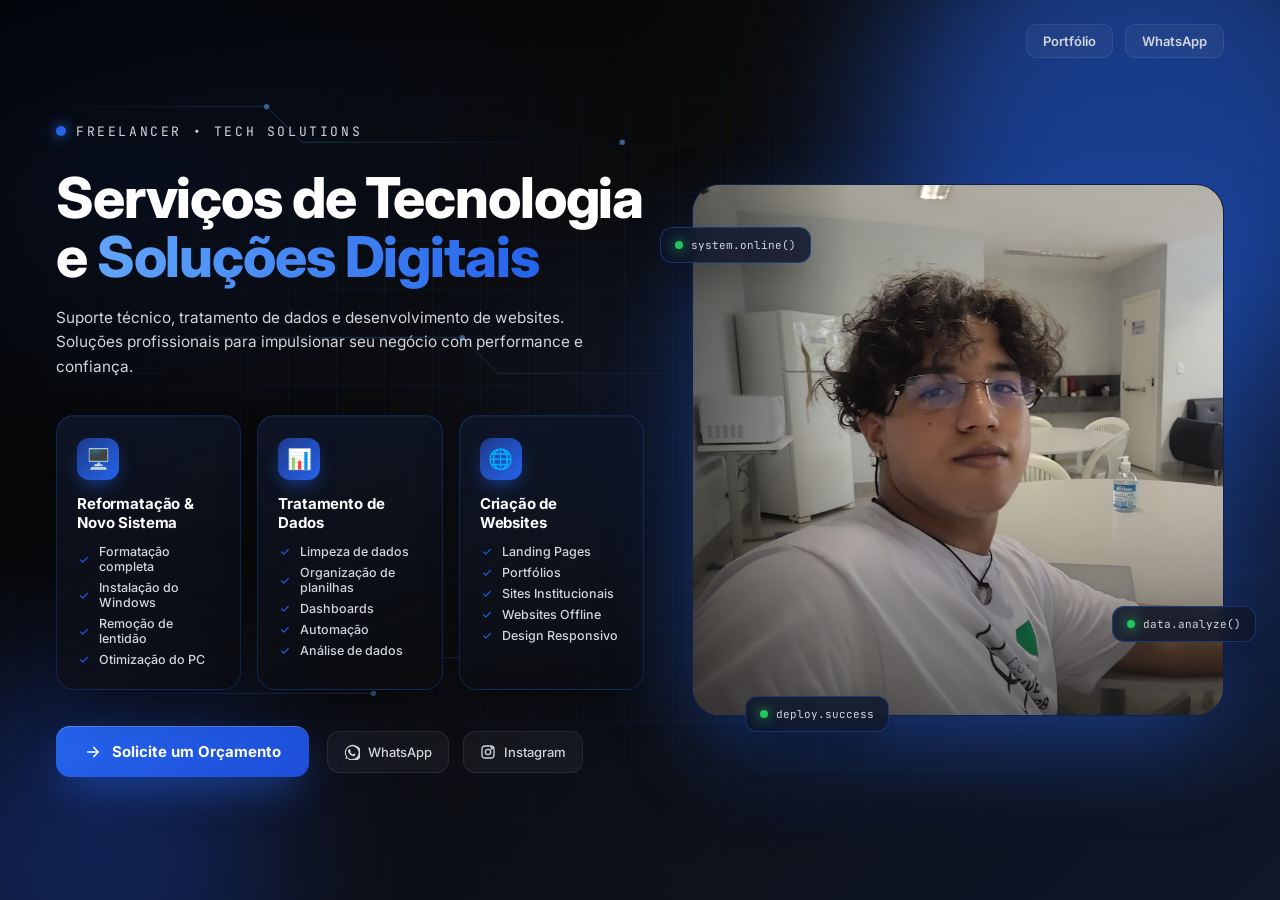
<file: index.html>
<!DOCTYPE html>
<html lang="pt-BR">
<head>
<meta charset="UTF-8" />
<meta name="viewport" content="width=device-width, initial-scale=1.0" />
<title>Serviços de Tecnologia e Soluções Digitais</title>
<meta name="description" content="Suporte técnico, tratamento de dados e desenvolvimento de websites. Freelancer especializado em tecnologia." />
<link href="https://fonts.googleapis.com/css2?family=Inter:wght@400;500;600;700;800;900&family=JetBrains+Mono:wght@400;500&display=swap" rel="stylesheet">
<link rel="stylesheet" href="css/geral.css">
</head>
<body>
<main class="stage">

  <nav class="top-nav">
    <a href="html/portfolio.html">Portfólio</a>
    <a href="https://wa.me/5583993440922" target="_blank" rel="noopener">WhatsApp</a>
  </nav>

  <div class="grid-bg"></div>
  <div class="glow-orb orb-1"></div>
  <div class="glow-orb orb-2"></div>

  <svg class="circuits" viewBox="0 0 1440 900" preserveAspectRatio="none" xmlns="http://www.w3.org/2000/svg">
    <defs>
      <linearGradient id="ln" x1="0" x2="1">
        <stop offset="0%"   stop-color="#2563EB" stop-opacity="0"/>
        <stop offset="50%"  stop-color="#60A5FA" stop-opacity=".9"/>
        <stop offset="100%" stop-color="#2563EB" stop-opacity="0"/>
      </linearGradient>
    </defs>
    <g stroke="url(#ln)" stroke-width="1" fill="none" opacity=".6">
      <path d="M0,120 L300,120 L340,160 L700,160"/>
      <path d="M0,420 L180,420 L220,380 L520,380 L560,420 L900,420"/>
      <path d="M1440,260 L1180,260 L1140,300 L820,300"/>
      <path d="M1440,640 L1200,640 L1160,680 L900,680"/>
      <path d="M0,780 L420,780 L460,740 L820,740"/>
    </g>
    <g fill="#60A5FA">
      <circle cx="300"  cy="120" r="3"/><circle cx="700"  cy="160" r="3"/>
      <circle cx="520"  cy="380" r="3"/><circle cx="900"  cy="420" r="3"/>
      <circle cx="1180" cy="260" r="3"/><circle cx="820"  cy="300" r="3"/>
      <circle cx="1200" cy="640" r="3"/><circle cx="900"  cy="680" r="3"/>
      <circle cx="420"  cy="780" r="3"/><circle cx="820"  cy="740" r="3"/>
    </g>
  </svg>

  <section class="banner">
    <div class="content">
      <div class="brand">
        <span class="dot"></span>
        <span>Freelancer • Tech Solutions</span>
      </div>
      <h1>Serviços de Tecnologia<br/>e <span class="accent">Soluções Digitais</span></h1>
      <p class="subtitle">Suporte técnico, tratamento de dados e desenvolvimento de websites. Soluções profissionais para impulsionar seu negócio com performance e confiança.</p>

      <div class="bubbles">
        <div class="bubble">
          <div class="icon">🖥️</div>
          <h3>Reformatação & Novo Sistema</h3>
          <ul>
            <li>Formatação completa</li>
            <li>Instalação do Windows</li>
            <li>Remoção de lentidão</li>
            <li>Otimização do PC</li>
          </ul>
        </div>
        <div class="bubble">
          <div class="icon">📊</div>
          <h3>Tratamento de Dados</h3>
          <ul>
            <li>Limpeza de dados</li>
            <li>Organização de planilhas</li>
            <li>Dashboards</li>
            <li>Automação</li>
            <li>Análise de dados</li>
          </ul>
        </div>
        <div class="bubble">
          <div class="icon">🌐</div>
          <h3>Criação de Websites</h3>
          <ul>
            <li>Landing Pages</li>
            <li>Portfólios</li>
            <li>Sites Institucionais</li>
            <li>Websites Offline</li>
            <li>Design Responsivo</li>
          </ul>
        </div>
      </div>

      <div class="cta-row">
        <a href="https://wa.me/5583993440922" class="cta">
          <svg viewBox="0 0 24 24" fill="none" stroke="currentColor" stroke-width="2.2" stroke-linecap="round" stroke-linejoin="round"><path d="M5 12h14M13 6l6 6-6 6"/></svg>
          Solicite um Orçamento
        </a>
        <div class="contacts">
          <a class="contact" href="https://wa.me/5583993440922" target="_blank" rel="noopener">
            <svg viewBox="0 0 24 24" fill="currentColor"><path d="M20 3.5A11.8 11.8 0 0 0 3.2 19.3L2 22.5l3.3-1.1A11.8 11.8 0 1 0 20 3.5Zm-8 19a9.5 9.5 0 0 1-4.8-1.3l-.3-.2-2 .6.6-1.9-.2-.3A9.5 9.5 0 1 1 12 22.5Zm5.5-7.1c-.3-.2-1.8-.9-2.1-1s-.5-.1-.7.1-.8 1-.9 1.2-.3.1-.6 0a7.8 7.8 0 0 1-3.8-3.3c-.3-.5.3-.5.8-1.5a.5.5 0 0 0 0-.5c0-.1-.7-1.6-.9-2.2s-.5-.5-.7-.5h-.6a1.1 1.1 0 0 0-.8.4 3.4 3.4 0 0 0-1.1 2.5c0 1.5 1.1 2.9 1.2 3.1a11.4 11.4 0 0 0 4.4 3.9c2.6 1.1 2.6.7 3.1.7a2.8 2.8 0 0 0 1.9-1.3 2.4 2.4 0 0 0 .2-1.3c-.1-.1-.3-.2-.6-.3Z"/></svg>
            WhatsApp
          </a>
          <a class="contact" href="https://www.instagram.com/notmonteiro_/" target="_blank" rel="noopener">
            <svg viewBox="0 0 24 24" fill="none" stroke="currentColor" stroke-width="2" stroke-linecap="round" stroke-linejoin="round"><rect x="3" y="3" width="18" height="18" rx="5"/><circle cx="12" cy="12" r="4"/><circle cx="17.5" cy="6.5" r="1" fill="currentColor"/></svg>
            Instagram
          </a>
        </div>
      </div>
    </div>

    <div class="portrait-wrap">
      <div class="portrait-frame">
        <img src="images/kall.jpeg" alt="Programador freelancer especialista em tecnologia" width="1024" height="1024"/>
      </div>
      <div class="tag tag-1"><span class="pulse"></span>system.online()</div>
      <div class="tag tag-2"><span class="pulse"></span>data.analyze()</div>
      <div class="tag tag-3"><span class="pulse"></span>deploy.success</div>
    </div>
  </section>

</main>
<script src="js/geral.js"></script>
</body>
</html>
</file>
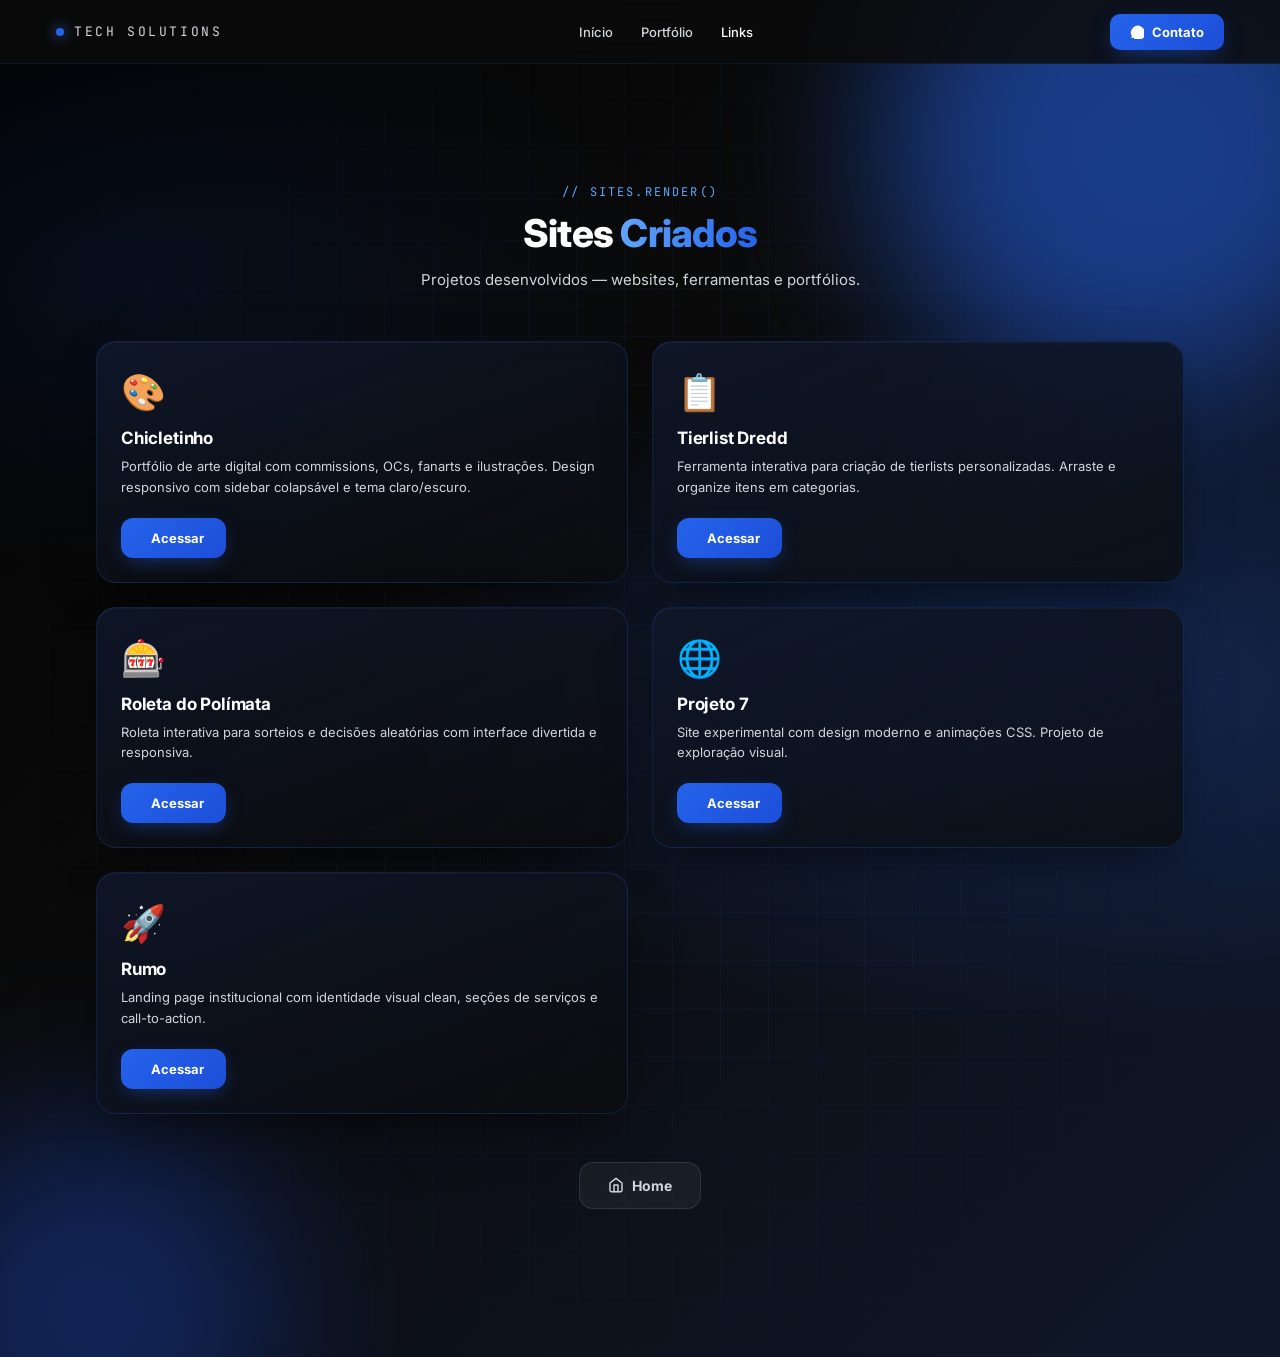
<file: html/links.html>
<!DOCTYPE html>
<html lang="pt-BR">
<head>
<meta charset="UTF-8" />
<meta name="viewport" content="width=device-width, initial-scale=1.0" />
<title>Links • Sites Criados</title>
<meta name="description" content="Links para sites e projetos desenvolvidos." />
<link href="https://fonts.googleapis.com/css2?family=Inter:wght@400;500;600;700;800;900&family=JetBrains+Mono:wght@400;500&display=swap" rel="stylesheet">
<link rel="stylesheet" href="../css/geral.css">
<style>
  .links-grid {
    display: grid;
    grid-template-columns: repeat(auto-fill, minmax(360px, 1fr));
    gap: 24px;
    margin-top: 48px;
  }
  .link-card {
    border-radius: 20px;
    background: linear-gradient(160deg, rgba(15,23,42,.9), rgba(11,11,11,.7));
    border: 1px solid rgba(37,99,235,.2);
    backdrop-filter: blur(12px);
    box-shadow: 0 20px 50px -20px rgba(0,0,0,.7), inset 0 1px 0 rgba(255,255,255,.04);
    transition: transform .3s ease, border-color .3s ease, box-shadow .3s ease;
    display: flex;
    flex-direction: column;
    overflow: hidden;
  }
  .link-card:hover {
    transform: translateY(-5px);
    border-color: rgba(37,99,235,.55);
    box-shadow: 0 30px 60px -20px rgba(37,99,235,.4);
  }
  .link-card-body { padding: 28px 24px 20px; flex: 1; display: flex; flex-direction: column; }
  .link-card-icon { font-size: 36px; margin-bottom: 14px; }
  .link-card-title { font-size: 17px; font-weight: 700; letter-spacing: -.01em; margin-bottom: 8px; }
  .link-card-desc { font-size: 13px; color: var(--light); line-height: 1.6; flex: 1; }
  .link-card-footer { padding: 0 24px 24px; }
  .link-card-btn {
    display: inline-flex;
    align-items: center;
    gap: 8px;
    padding: 12px 22px;
    border-radius: 12px;
    font-weight: 700;
    font-size: 13px;
    background: linear-gradient(135deg, #2563EB, #1d4ed8);
    color: #fff;
    text-decoration: none;
    box-shadow: 0 6px 20px -6px rgba(37,99,235,.5);
    transition: transform .2s, box-shadow .2s;
  }
  .link-card-btn:hover {
    transform: translateY(-1px);
    box-shadow: 0 10px 28px -6px rgba(37,99,235,.8);
  }
  .back-home {
    display: inline-flex;
    align-items: center;
    gap: 8px;
    margin-top: 48px;
    padding: 14px 28px;
    border-radius: 14px;
    font-weight: 700;
    font-size: 14px;
    background: rgba(255,255,255,.05);
    border: 1px solid rgba(255,255,255,.1);
    color: var(--light);
    text-decoration: none;
    transition: all .25s;
  }
  .back-home:hover {
    border-color: rgba(37,99,235,.5);
    color: #fff;
  }
  .links-header {
    text-align: center;
    margin-top: 48px;
  }
</style>
</head>
<body>
<div class="stage">
  <div class="grid-bg"></div>
  <div class="glow-orb orb-1"></div>
  <div class="glow-orb orb-2"></div>

  <nav class="main-nav">
    <a href="../index.html" class="nav-brand">
      <span class="dot"></span>
      <span>Tech Solutions</span>
    </a>
    <div class="nav-links">
      <a href="../index.html">Início</a>
      <a href="portfolio.html">Portfólio</a>
      <a href="links.html" class="active">Links</a>
    </div>
    <a href="https://wa.me/5583993440922" class="nav-cta" target="_blank" rel="noopener">
      <svg width="14" height="14" viewBox="0 0 24 24" fill="currentColor"><path d="M20 3.5A11.8 11.8 0 0 0 3.2 19.3L2 22.5l3.3-1.1A11.8 11.8 0 1 0 20 3.5Z"/></svg>
      Contato
    </a>
  </nav>

  <div class="container">
    <div class="links-header">
      <p class="section-eyebrow">// sites.render()</p>
      <h1 class="section-title">Sites <span class="accent">Criados</span></h1>
      <p class="section-subtitle" style="margin:14px auto 0;">Projetos desenvolvidos — websites, ferramentas e portfólios.</p>
    </div>

    <div class="links-grid">
      <div class="link-card">
        <div class="link-card-body">
          <div class="link-card-icon">🎨</div>
          <div class="link-card-title">Chicletinho</div>
          <div class="link-card-desc">Portfólio de arte digital com commissions, OCs, fanarts e ilustrações. Design responsivo com sidebar colapsável e tema claro/escuro.</div>
        </div>
        <div class="link-card-footer">
          <a href="https://kmwhale.github.io/chicletinho/" class="link-card-btn" target="_blank" rel="noopener">
            <svg viewBox="0 0 24 24" fill="none" stroke="currentColor" stroke-width="2.2" stroke-linecap="round" stroke-linejoin="round"><path d="M5 12h14M13 6l6 6-6 6"/></svg>
            Acessar
          </a>
        </div>
      </div>

      <div class="link-card">
        <div class="link-card-body">
          <div class="link-card-icon">📋</div>
          <div class="link-card-title">Tierlist Dredd</div>
          <div class="link-card-desc">Ferramenta interativa para criação de tierlists personalizadas. Arraste e organize itens em categorias.</div>
        </div>
        <div class="link-card-footer">
          <a href="https://kmwhale.github.io/TierlistDredd/" class="link-card-btn" target="_blank" rel="noopener">
            <svg viewBox="0 0 24 24" fill="none" stroke="currentColor" stroke-width="2.2" stroke-linecap="round" stroke-linejoin="round"><path d="M5 12h14M13 6l6 6-6 6"/></svg>
            Acessar
          </a>
        </div>
      </div>

      <div class="link-card">
        <div class="link-card-body">
          <div class="link-card-icon">🎰</div>
          <div class="link-card-title">Roleta do Polímata</div>
          <div class="link-card-desc">Roleta interativa para sorteios e decisões aleatórias com interface divertida e responsiva.</div>
        </div>
        <div class="link-card-footer">
          <a href="https://kmwhale.github.io/Roleta-do-pol-mita/" class="link-card-btn" target="_blank" rel="noopener">
            <svg viewBox="0 0 24 24" fill="none" stroke="currentColor" stroke-width="2.2" stroke-linecap="round" stroke-linejoin="round"><path d="M5 12h14M13 6l6 6-6 6"/></svg>
            Acessar
          </a>
        </div>
      </div>

      <div class="link-card">
        <div class="link-card-body">
          <div class="link-card-icon">🌐</div>
          <div class="link-card-title">Projeto 7</div>
          <div class="link-card-desc">Site experimental com design moderno e animações CSS. Projeto de exploração visual.</div>
        </div>
        <div class="link-card-footer">
          <a href="https://kmwhale.github.io/7/" class="link-card-btn" target="_blank" rel="noopener">
            <svg viewBox="0 0 24 24" fill="none" stroke="currentColor" stroke-width="2.2" stroke-linecap="round" stroke-linejoin="round"><path d="M5 12h14M13 6l6 6-6 6"/></svg>
            Acessar
          </a>
        </div>
      </div>

      <div class="link-card">
        <div class="link-card-body">
          <div class="link-card-icon">🚀</div>
          <div class="link-card-title">Rumo</div>
          <div class="link-card-desc">Landing page institucional com identidade visual clean, seções de serviços e call-to-action.</div>
        </div>
        <div class="link-card-footer">
          <a href="https://kmwhale.github.io/Rumo/" class="link-card-btn" target="_blank" rel="noopener">
            <svg viewBox="0 0 24 24" fill="none" stroke="currentColor" stroke-width="2.2" stroke-linecap="round" stroke-linejoin="round"><path d="M5 12h14M13 6l6 6-6 6"/></svg>
            Acessar
          </a>
        </div>
      </div>
    </div>

    <div style="text-align:center;padding-bottom:48px;">
      <a href="../index.html" class="back-home">
        <svg viewBox="0 0 24 24" fill="none" stroke="currentColor" stroke-width="2.2" stroke-linecap="round" stroke-linejoin="round" width="16" height="16"><path d="M3 9l9-7 9 7v11a2 2 0 0 1-2 2H5a2 2 0 0 1-2-2z"/><polyline points="9 22 9 12 15 12 15 22"/></svg>
        Home
      </a>
    </div>
  </div>
</div>
<script src="../js/geral.js"></script>
</body>
</html>
</file>
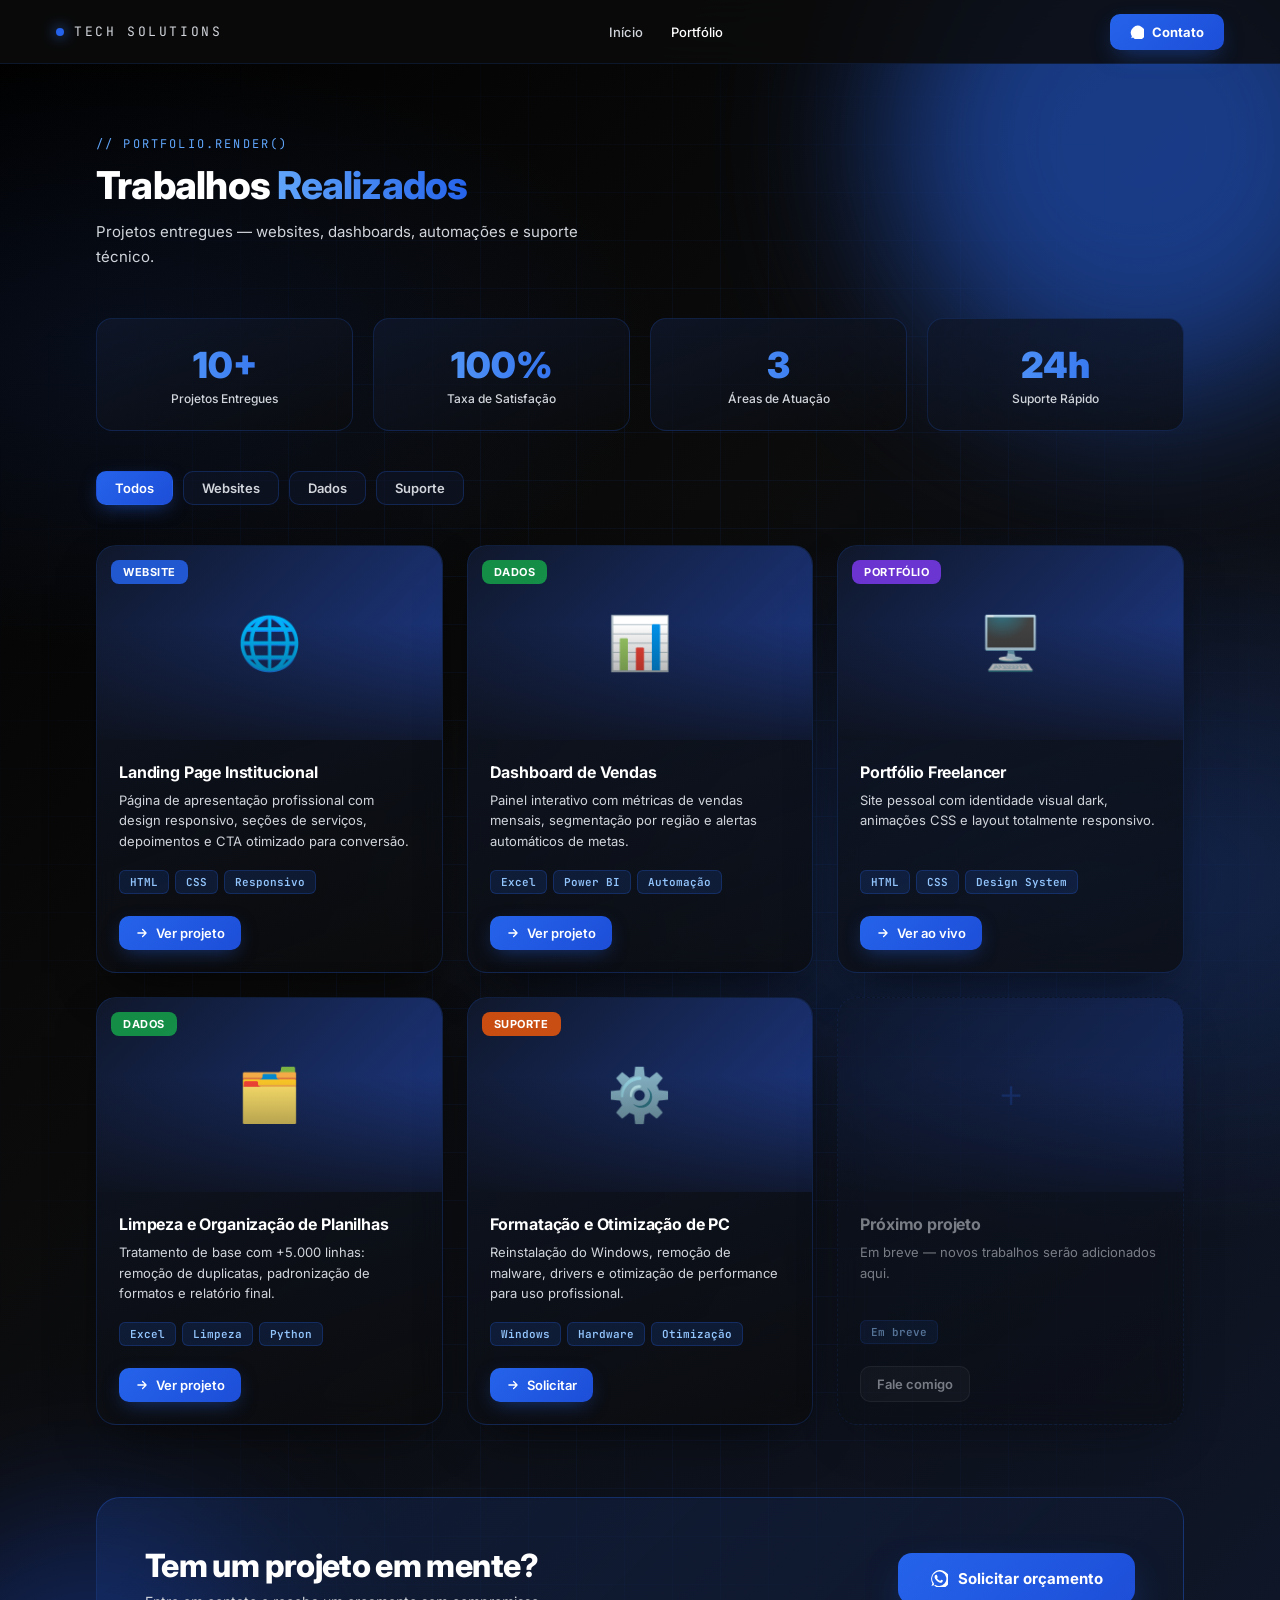
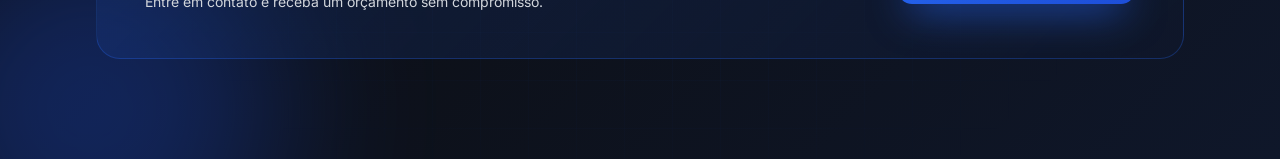
<file: html/portfolio.html>
<!DOCTYPE html>
<html lang="pt-BR">
<head>
<meta charset="UTF-8" />
<meta name="viewport" content="width=device-width, initial-scale=1.0" />
<title>Portfólio • Soluções Digitais</title>
<meta name="description" content="Portfólio de trabalhos: websites, dashboards, automações e suporte técnico." />
<link href="https://fonts.googleapis.com/css2?family=Inter:wght@400;500;600;700;800;900&family=JetBrains+Mono:wght@400;500&display=swap" rel="stylesheet">
<link rel="stylesheet" href="../css/geral.css">
</head>
<body>
<div class="stage">

  <div class="grid-bg"></div>
  <div class="glow-orb orb-1"></div>
  <div class="glow-orb orb-2"></div>

  <nav class="main-nav">
    <a href="../index.html" class="nav-brand">
      <span class="dot"></span>
      <span>Tech Solutions</span>
    </a>
    <div class="nav-links">
      <a href="../index.html">Início</a>
      <a href="portfolio.html" class="active">Portfólio</a>
    </div>
    <a href="https://wa.me/5583993440922" class="nav-cta" target="_blank" rel="noopener">
      <svg width="14" height="14" viewBox="0 0 24 24" fill="currentColor"><path d="M20 3.5A11.8 11.8 0 0 0 3.2 19.3L2 22.5l3.3-1.1A11.8 11.8 0 1 0 20 3.5Z"/></svg>
      Contato
    </a>
  </nav>

  <div class="container">

    <div>
      <p class="section-eyebrow">// portfolio.render()</p>
      <h1 class="section-title">Trabalhos <span class="accent">Realizados</span></h1>
      <p class="section-subtitle">Projetos entregues — websites, dashboards, automações e suporte técnico.</p>
    </div>

    <div class="stats-row" style="margin-top:48px;">
      <div class="stat-card">
        <div class="stat-number">10+</div>
        <div class="stat-label">Projetos Entregues</div>
      </div>
      <div class="stat-card">
        <div class="stat-number">100%</div>
        <div class="stat-label">Taxa de Satisfação</div>
      </div>
      <div class="stat-card">
        <div class="stat-number">3</div>
        <div class="stat-label">Áreas de Atuação</div>
      </div>
      <div class="stat-card">
        <div class="stat-number">24h</div>
        <div class="stat-label">Suporte Rápido</div>
      </div>
    </div>

    <div class="filter-row">
      <button class="filter-btn active" onclick="filterCards('all', this)">Todos</button>
      <button class="filter-btn" onclick="filterCards('web', this)">Websites</button>
      <button class="filter-btn" onclick="filterCards('data', this)">Dados</button>
      <button class="filter-btn" onclick="filterCards('suporte', this)">Suporte</button>
    </div>

    <div class="projects-grid" id="grid">

      <div class="card" data-cat="web">
        <div class="card-thumb">
          🌐
          <span class="card-badge">Website</span>
        </div>
        <div class="card-body">
          <div class="card-title">Landing Page Institucional</div>
          <div class="card-desc">Página de apresentação profissional com design responsivo, seções de serviços, depoimentos e CTA otimizado para conversão.</div>
          <div class="card-tags">
            <span class="tag-pill">HTML</span>
            <span class="tag-pill">CSS</span>
            <span class="tag-pill">Responsivo</span>
          </div>
        </div>
        <div class="card-footer">
          <a href="#" class="card-link primary">
            <svg viewBox="0 0 24 24" fill="none" stroke="currentColor" stroke-width="2.2" stroke-linecap="round" stroke-linejoin="round"><path d="M5 12h14M13 6l6 6-6 6"/></svg>
            Ver projeto
          </a>
        </div>
      </div>

      <div class="card" data-cat="data">
        <div class="card-thumb">
          📊
          <span class="card-badge green">Dados</span>
        </div>
        <div class="card-body">
          <div class="card-title">Dashboard de Vendas</div>
          <div class="card-desc">Painel interativo com métricas de vendas mensais, segmentação por região e alertas automáticos de metas.</div>
          <div class="card-tags">
            <span class="tag-pill">Excel</span>
            <span class="tag-pill">Power BI</span>
            <span class="tag-pill">Automação</span>
          </div>
        </div>
        <div class="card-footer">
          <a href="#" class="card-link primary">
            <svg viewBox="0 0 24 24" fill="none" stroke="currentColor" stroke-width="2.2" stroke-linecap="round" stroke-linejoin="round"><path d="M5 12h14M13 6l6 6-6 6"/></svg>
            Ver projeto
          </a>
        </div>
      </div>

      <div class="card" data-cat="web">
        <div class="card-thumb">
          🖥️
          <span class="card-badge purple">Portfólio</span>
        </div>
        <div class="card-body">
          <div class="card-title">Portfólio Freelancer</div>
          <div class="card-desc">Site pessoal com identidade visual dark, animações CSS e layout totalmente responsivo.</div>
          <div class="card-tags">
            <span class="tag-pill">HTML</span>
            <span class="tag-pill">CSS</span>
            <span class="tag-pill">Design System</span>
          </div>
        </div>
        <div class="card-footer">
          <a href="links.html" class="card-link primary">
            <svg viewBox="0 0 24 24" fill="none" stroke="currentColor" stroke-width="2.2" stroke-linecap="round" stroke-linejoin="round"><path d="M5 12h14M13 6l6 6-6 6"/></svg>
            Ver ao vivo
          </a>
        </div>
      </div>

      <div class="card" data-cat="data">
        <div class="card-thumb">
          🗂️
          <span class="card-badge green">Dados</span>
        </div>
        <div class="card-body">
          <div class="card-title">Limpeza e Organização de Planilhas</div>
          <div class="card-desc">Tratamento de base com +5.000 linhas: remoção de duplicatas, padronização de formatos e relatório final.</div>
          <div class="card-tags">
            <span class="tag-pill">Excel</span>
            <span class="tag-pill">Limpeza</span>
            <span class="tag-pill">Python</span>
          </div>
        </div>
        <div class="card-footer">
          <a href="#" class="card-link primary">
            <svg viewBox="0 0 24 24" fill="none" stroke="currentColor" stroke-width="2.2" stroke-linecap="round" stroke-linejoin="round"><path d="M5 12h14M13 6l6 6-6 6"/></svg>
            Ver projeto
          </a>
        </div>
      </div>

      <div class="card" data-cat="suporte">
        <div class="card-thumb">
          ⚙️
          <span class="card-badge orange">Suporte</span>
        </div>
        <div class="card-body">
          <div class="card-title">Formatação e Otimização de PC</div>
          <div class="card-desc">Reinstalação do Windows, remoção de malware, drivers e otimização de performance para uso profissional.</div>
          <div class="card-tags">
            <span class="tag-pill">Windows</span>
            <span class="tag-pill">Hardware</span>
            <span class="tag-pill">Otimização</span>
          </div>
        </div>
        <div class="card-footer">
          <a href="https://wa.me/5583993440922" class="card-link primary" target="_blank" rel="noopener">
            <svg viewBox="0 0 24 24" fill="none" stroke="currentColor" stroke-width="2.2" stroke-linecap="round" stroke-linejoin="round"><path d="M5 12h14M13 6l6 6-6 6"/></svg>
            Solicitar
          </a>
        </div>
      </div>

      <div class="card" data-cat="web" style="border-style:dashed;opacity:.55;cursor:default;">
        <div class="card-thumb" style="font-size:36px;color:rgba(37,99,235,.5);">＋</div>
        <div class="card-body">
          <div class="card-title" style="color:var(--light);">Próximo projeto</div>
          <div class="card-desc">Em breve — novos trabalhos serão adicionados aqui.</div>
          <div class="card-tags"><span class="tag-pill">Em breve</span></div>
        </div>
        <div class="card-footer">
          <a href="https://wa.me/5583993440922" class="card-link secondary" target="_blank" rel="noopener">Fale comigo</a>
        </div>
      </div>

    </div>

    <div class="cta-section">
      <div>
        <h2>Tem um projeto em mente?</h2>
        <p>Entre em contato e receba um orçamento sem compromisso.</p>
      </div>
      <a href="https://wa.me/5583993440922" class="cta-btn" target="_blank" rel="noopener">
        <svg width="18" height="18" viewBox="0 0 24 24" fill="currentColor"><path d="M20 3.5A11.8 11.8 0 0 0 3.2 19.3L2 22.5l3.3-1.1A11.8 11.8 0 1 0 20 3.5Zm-8 19a9.5 9.5 0 0 1-4.8-1.3l-.3-.2-2 .6.6-1.9-.2-.3A9.5 9.5 0 1 1 12 22.5Zm5.5-7.1c-.3-.2-1.8-.9-2.1-1s-.5-.1-.7.1-.8 1-.9 1.2-.3.1-.6 0a7.8 7.8 0 0 1-3.8-3.3c-.3-.5.3-.5.8-1.5a.5.5 0 0 0 0-.5c0-.1-.7-1.6-.9-2.2s-.5-.5-.7-.5h-.6a1.1 1.1 0 0 0-.8.4 3.4 3.4 0 0 0-1.1 2.5c0 1.5 1.1 2.9 1.2 3.1a11.4 11.4 0 0 0 4.4 3.9c2.6 1.1 2.6.7 3.1.7a2.8 2.8 0 0 0 1.9-1.3 2.4 2.4 0 0 0 .2-1.3c-.1-.1-.3-.2-.6-.3Z"/></svg>
        Solicitar orçamento
      </a>
    </div>

  </div>
</div>
<script src="../js/geral.js"></script>
</body>
</html>
</file>
<file: css/geral.css>
/* ============================================================
   GERAL.CSS — Design system compartilhado
   Uso: index.html → href="css/geral.css"
        html/*.html → href="../css/geral.css"
   ============================================================ */

/* ----- Reset & Base ----- */
* { box-sizing: border-box; margin: 0; padding: 0; }

:root {
  --bg:         #0B0B0B;
  --navy:       #0F172A;
  --blue:       #2563EB;
  --blue-glow:  #3B82F6;
  --graphite:   #374151;
  --light:      #D1D5DB;
  --white:      #FFFFFF;
}

html, body {
  background: var(--bg);
  color: var(--white);
  font-family: 'Inter', sans-serif;
  -webkit-font-smoothing: antialiased;
}

body { min-height: 100vh; overflow-x: hidden; }

/* ----- Stage / Background ----- */
.stage {
  position: relative;
  min-height: 100vh;
  overflow: hidden;
  background:
    radial-gradient(1200px 600px at 85% 50%, rgba(37,99,235,.25), transparent 60%),
    radial-gradient(900px 500px at 10% 20%, rgba(37,99,235,.10), transparent 60%),
    linear-gradient(135deg, #000 0%, #0B0B0B 40%, #0F172A 100%);
}

.grid-bg {
  position: absolute;
  inset: 0;
  background-image:
    linear-gradient(rgba(37,99,235,.07) 1px, transparent 1px),
    linear-gradient(90deg, rgba(37,99,235,.07) 1px, transparent 1px);
  background-size: 48px 48px;
  mask-image: radial-gradient(ellipse at center, #000 40%, transparent 80%);
  pointer-events: none;
}

.glow-orb {
  position: absolute;
  border-radius: 50%;
  filter: blur(80px);
  opacity: .55;
  pointer-events: none;
}
.orb-1 { width: 520px; height: 520px; background: #2563EB; top: -120px; right: -120px; }
.orb-2 { width: 380px; height: 380px; background: #1d4ed8; bottom: -140px; left: -100px; opacity: .35; }

/* ----- Circuits SVG ----- */
.circuits {
  position: absolute;
  inset: 0;
  pointer-events: none;
  opacity: .55;
}

/* ----- Navigation ----- */
.top-nav {
  position: absolute;
  top: 24px;
  right: 56px;
  z-index: 10;
  display: flex;
  gap: 12px;
}
.top-nav a {
  font-size: 13px;
  font-weight: 600;
  color: var(--light);
  text-decoration: none;
  padding: 8px 16px;
  border-radius: 10px;
  border: 1px solid rgba(255,255,255,.08);
  background: rgba(255,255,255,.04);
  transition: all .2s;
}
.top-nav a:hover {
  color: #fff;
  border-color: rgba(37,99,235,.5);
  background: rgba(37,99,235,.1);
}

/* Sticky nav (portfolio page) */
nav.main-nav {
  position: sticky;
  top: 0;
  z-index: 100;
  background: rgba(11,11,11,.85);
  backdrop-filter: blur(16px);
  border-bottom: 1px solid rgba(37,99,235,.15);
  padding: 0 56px;
  display: flex;
  align-items: center;
  justify-content: space-between;
  height: 64px;
}
.nav-brand {
  display: flex;
  align-items: center;
  gap: 10px;
  font-family: 'JetBrains Mono', monospace;
  font-size: 13px;
  letter-spacing: .2em;
  color: var(--light);
  text-transform: uppercase;
  text-decoration: none;
}
.nav-brand .dot,
.brand .dot {
  width: 8px; height: 8px;
  border-radius: 50%;
  background: var(--blue);
  box-shadow: 0 0 14px var(--blue-glow);
}
.nav-links { display: flex; gap: 28px; }
.nav-links a {
  font-size: 13px;
  font-weight: 500;
  color: var(--light);
  text-decoration: none;
  transition: color .2s;
}
.nav-links a:hover,
.nav-links a.active { color: var(--white); }

.nav-cta {
  display: inline-flex;
  align-items: center;
  gap: 8px;
  padding: 10px 20px;
  border-radius: 10px;
  font-weight: 700;
  font-size: 13px;
  background: linear-gradient(135deg, #2563EB, #1d4ed8);
  color: #fff;
  text-decoration: none;
  box-shadow: 0 8px 24px -8px rgba(37,99,235,.6);
  transition: transform .2s, box-shadow .2s;
}
.nav-cta:hover {
  transform: translateY(-1px);
  box-shadow: 0 12px 30px -8px rgba(37,99,235,.8);
}

/* ----- Brand label (index) ----- */
.brand {
  display: flex;
  align-items: center;
  gap: 10px;
  font-family: 'JetBrains Mono', monospace;
  font-size: 13px;
  letter-spacing: .2em;
  color: var(--light);
  text-transform: uppercase;
  margin-bottom: 28px;
}
.brand .dot { width: 10px; height: 10px; }

/* ----- Typography ----- */
h1 {
  font-size: clamp(38px, 4.4vw, 64px);
  line-height: 1.05;
  font-weight: 800;
  letter-spacing: -.02em;
}
h1 .accent,
.section-title .accent {
  background: linear-gradient(90deg, #60A5FA, #2563EB);
  -webkit-background-clip: text;
  background-clip: text;
  color: transparent;
}
.subtitle {
  margin-top: 20px;
  font-size: clamp(15px, 1.2vw, 18px);
  color: var(--light);
  max-width: 560px;
  line-height: 1.6;
}

/* ----- Section header (portfolio) ----- */
.section-eyebrow {
  font-family: 'JetBrains Mono', monospace;
  font-size: 12px;
  letter-spacing: .18em;
  text-transform: uppercase;
  color: #60A5FA;
  margin-bottom: 12px;
}
.section-title {
  font-size: clamp(28px, 3vw, 42px);
  font-weight: 800;
  letter-spacing: -.02em;
  line-height: 1.1;
}
.section-subtitle {
  margin-top: 14px;
  font-size: 15px;
  color: var(--light);
  max-width: 520px;
  line-height: 1.65;
}

/* ----- Service bubbles (index) ----- */
.bubbles {
  margin-top: 36px;
  display: grid;
  grid-template-columns: repeat(3, 1fr);
  gap: 16px;
}
.bubble {
  position: relative;
  padding: 22px 20px;
  border-radius: 18px;
  background: linear-gradient(160deg, rgba(15,23,42,.85), rgba(11,11,11,.6));
  border: 1px solid rgba(37,99,235,.25);
  backdrop-filter: blur(12px);
  -webkit-backdrop-filter: blur(12px);
  box-shadow: 0 20px 50px -20px rgba(0,0,0,.7), inset 0 1px 0 rgba(255,255,255,.04);
  transition: transform .3s ease, border-color .3s ease, box-shadow .3s ease;
}
.bubble:hover {
  transform: translateY(-4px);
  border-color: rgba(37,99,235,.6);
  box-shadow: 0 28px 60px -20px rgba(37,99,235,.45);
}
.bubble .icon {
  width: 42px; height: 42px;
  border-radius: 12px;
  display: grid;
  place-items: center;
  font-size: 20px;
  background: linear-gradient(135deg, #1e3a8a, #2563EB);
  box-shadow: 0 8px 20px -6px rgba(37,99,235,.7);
  margin-bottom: 14px;
}
.bubble h3 { font-size: 15px; font-weight: 700; margin-bottom: 12px; letter-spacing: -.01em; }
.bubble ul { list-style: none; display: flex; flex-direction: column; gap: 6px; }
.bubble li {
  font-size: 12.5px;
  color: var(--light);
  display: flex;
  align-items: center;
  gap: 8px;
  font-weight: 500;
}
.bubble li::before {
  content: "";
  width: 14px; height: 14px;
  border-radius: 4px;
  background: linear-gradient(135deg, #2563EB, #1d4ed8);
  -webkit-mask: url("data:image/svg+xml;utf8,<svg xmlns='http://www.w3.org/2000/svg' viewBox='0 0 24 24' fill='none' stroke='white' stroke-width='3' stroke-linecap='round' stroke-linejoin='round'><polyline points='20 6 9 17 4 12'/></svg>") center/70% no-repeat;
          mask: url("data:image/svg+xml;utf8,<svg xmlns='http://www.w3.org/2000/svg' viewBox='0 0 24 24' fill='none' stroke='white' stroke-width='3' stroke-linecap='round' stroke-linejoin='round'><polyline points='20 6 9 17 4 12'/></svg>") center/70% no-repeat;
  flex: none;
}

/* ----- CTA row (index) ----- */
.cta-row { margin-top: 36px; display: flex; flex-wrap: wrap; align-items: center; gap: 18px; }
.cta {
  display: inline-flex;
  align-items: center;
  gap: 10px;
  padding: 16px 28px;
  border-radius: 14px;
  font-weight: 700;
  font-size: 15px;
  background: linear-gradient(135deg, #2563EB, #1d4ed8);
  color: #fff;
  text-decoration: none;
  box-shadow: 0 18px 40px -12px rgba(37,99,235,.7), inset 0 1px 0 rgba(255,255,255,.2);
  transition: transform .25s ease, box-shadow .25s ease;
}
.cta:hover {
  transform: translateY(-2px);
  box-shadow: 0 24px 50px -12px rgba(37,99,235,.9);
}
.cta svg { width: 18px; height: 18px; }
.contacts { display: flex; gap: 14px; flex-wrap: wrap; }
.contact {
  display: inline-flex;
  align-items: center;
  gap: 8px;
  padding: 12px 16px;
  border-radius: 12px;
  background: rgba(255,255,255,.04);
  border: 1px solid rgba(255,255,255,.08);
  color: var(--light);
  text-decoration: none;
  font-size: 13px;
  font-weight: 500;
  transition: all .25s ease;
}
.contact:hover {
  color: #fff;
  border-color: rgba(37,99,235,.6);
  background: rgba(37,99,235,.1);
}
.contact svg { width: 16px; height: 16px; }

/* ----- Portrait (index) ----- */
.portrait-wrap {
  position: relative;
  aspect-ratio: 1/1;
  width: 100%;
  max-width: 560px;
  justify-self: end;
}
.portrait-frame {
  position: relative;
  width: 100%;
  height: 100%;
  border-radius: 28px;
  overflow: hidden;
  border: 1px solid rgba(37,99,235,.35);
  box-shadow: 0 40px 100px -20px rgba(37,99,235,.45), 0 0 0 1px rgba(255,255,255,.04) inset;
  background: #000;
}
.portrait-frame img { width: 100%; height: 100%; object-fit: cover; display: block; }
.portrait-frame::after {
  content: "";
  position: absolute;
  inset: 0;
  background:
    linear-gradient(180deg, transparent 50%, rgba(11,11,11,.5) 100%),
    linear-gradient(90deg, rgba(11,11,11,.5) 0%, transparent 30%);
  pointer-events: none;
}

/* ----- Floating tags (index) ----- */
.tag {
  position: absolute;
  padding: 10px 14px;
  border-radius: 12px;
  background: rgba(15,23,42,.85);
  border: 1px solid rgba(37,99,235,.4);
  backdrop-filter: blur(10px);
  font-family: 'JetBrains Mono', monospace;
  font-size: 11px;
  color: var(--light);
  box-shadow: 0 14px 40px -10px rgba(0,0,0,.7);
  display: flex;
  align-items: center;
  gap: 8px;
}
.tag .pulse {
  width: 8px; height: 8px;
  border-radius: 50%;
  background: #22c55e;
  box-shadow: 0 0 12px #22c55e;
  animation: pulse 1.6s ease-in-out infinite;
}
@keyframes pulse {
  0%, 100% { opacity: 1; transform: scale(1); }
  50%       { opacity: .5; transform: scale(.85); }
}
.tag-1 { top: 8%; left: -6%; }
.tag-2 { bottom: 14%; right: -6%; }
.tag-3 { bottom: -3%; left: 10%; }

/* ----- Banner layout (index) ----- */
.banner {
  position: relative;
  max-width: 1440px;
  margin: 0 auto;
  padding: 64px 56px;
  display: grid;
  grid-template-columns: 1.05fr .95fr;
  gap: 48px;
  align-items: center;
  min-height: 100vh;
}

/* ----- Container (portfolio) ----- */
.container {
  position: relative;
  max-width: 1200px;
  margin: 0 auto;
  padding: 72px 56px 100px;
}

/* ----- Stats row (portfolio) ----- */
.stats-row {
  display: grid;
  grid-template-columns: repeat(4, 1fr);
  gap: 20px;
  margin-bottom: 0;
}
.stat-card {
  padding: 24px 22px;
  border-radius: 16px;
  background: linear-gradient(160deg, rgba(15,23,42,.85), rgba(11,11,11,.6));
  border: 1px solid rgba(37,99,235,.2);
  text-align: center;
}
.stat-number {
  font-size: 36px;
  font-weight: 900;
  background: linear-gradient(90deg, #60A5FA, #2563EB);
  -webkit-background-clip: text;
  background-clip: text;
  color: transparent;
}
.stat-label { font-size: 12px; color: var(--light); font-weight: 500; margin-top: 4px; }

/* ----- Filter tabs (portfolio) ----- */
.filter-row {
  display: flex;
  gap: 10px;
  flex-wrap: wrap;
  margin-top: 40px;
  margin-bottom: 40px;
}
.filter-btn {
  padding: 8px 18px;
  border-radius: 10px;
  font-size: 13px;
  font-weight: 600;
  cursor: pointer;
  border: 1px solid rgba(37,99,235,.25);
  background: rgba(15,23,42,.6);
  color: var(--light);
  font-family: 'Inter', sans-serif;
  transition: all .2s;
}
.filter-btn:hover,
.filter-btn.active {
  background: linear-gradient(135deg, #2563EB, #1d4ed8);
  color: #fff;
  border-color: transparent;
  box-shadow: 0 6px 20px -6px rgba(37,99,235,.6);
}

/* ----- Project cards (portfolio) ----- */
.projects-grid {
  display: grid;
  grid-template-columns: repeat(auto-fill, minmax(320px, 1fr));
  gap: 24px;
}
.card {
  position: relative;
  border-radius: 20px;
  overflow: hidden;
  background: linear-gradient(160deg, rgba(15,23,42,.9), rgba(11,11,11,.7));
  border: 1px solid rgba(37,99,235,.2);
  backdrop-filter: blur(12px);
  box-shadow: 0 20px 50px -20px rgba(0,0,0,.7), inset 0 1px 0 rgba(255,255,255,.04);
  transition: transform .3s ease, border-color .3s ease, box-shadow .3s ease;
  display: flex;
  flex-direction: column;
}
.card:hover {
  transform: translateY(-5px);
  border-color: rgba(37,99,235,.55);
  box-shadow: 0 30px 60px -20px rgba(37,99,235,.4);
}
.card-thumb {
  width: 100%;
  aspect-ratio: 16/9;
  overflow: hidden;
  background: linear-gradient(135deg, #0f172a, #1e3a8a);
  display: flex;
  align-items: center;
  justify-content: center;
  font-size: 52px;
  position: relative;
}
.card-thumb::after {
  content: '';
  position: absolute;
  inset: 0;
  background: linear-gradient(180deg, transparent 40%, rgba(11,11,11,.7) 100%);
}
.card-thumb img { width: 100%; height: 100%; object-fit: cover; display: block; }
.card-badge {
  position: absolute;
  top: 14px; left: 14px;
  z-index: 2;
  padding: 5px 12px;
  border-radius: 8px;
  font-size: 11px;
  font-weight: 700;
  letter-spacing: .05em;
  text-transform: uppercase;
  background: rgba(37,99,235,.85);
  backdrop-filter: blur(8px);
  color: #fff;
}
.card-badge.green  { background: rgba(22,163,74,.85); }
.card-badge.purple { background: rgba(124,58,237,.85); }
.card-badge.orange { background: rgba(234,88,12,.85); }

.card-body { padding: 22px 22px 6px; flex: 1; display: flex; flex-direction: column; }
.card-title { font-size: 16px; font-weight: 700; letter-spacing: -.01em; margin-bottom: 8px; }
.card-desc { font-size: 13px; color: var(--light); line-height: 1.6; flex: 1; }
.card-tags { display: flex; flex-wrap: wrap; gap: 6px; margin-top: 18px; }
.tag-pill {
  padding: 4px 10px;
  border-radius: 6px;
  font-size: 11px;
  font-weight: 600;
  font-family: 'JetBrains Mono', monospace;
  background: rgba(37,99,235,.15);
  border: 1px solid rgba(37,99,235,.25);
  color: #93c5fd;
}
.card-footer { padding: 16px 22px 22px; display: flex; gap: 10px; }
.card-link {
  display: inline-flex;
  align-items: center;
  gap: 7px;
  padding: 9px 16px;
  border-radius: 10px;
  font-size: 13px;
  font-weight: 600;
  text-decoration: none;
  transition: all .2s;
}
.card-link.primary {
  background: linear-gradient(135deg, #2563EB, #1d4ed8);
  color: #fff;
  box-shadow: 0 6px 20px -6px rgba(37,99,235,.5);
}
.card-link.primary:hover {
  box-shadow: 0 10px 28px -6px rgba(37,99,235,.8);
  transform: translateY(-1px);
}
.card-link.secondary {
  background: rgba(255,255,255,.05);
  border: 1px solid rgba(255,255,255,.1);
  color: var(--light);
}
.card-link.secondary:hover {
  border-color: rgba(37,99,235,.5);
  color: #fff;
}
.card-link svg { width: 14px; height: 14px; }

/* ----- Bottom CTA (portfolio) ----- */
.cta-section {
  margin-top: 72px;
  padding: 48px;
  border-radius: 24px;
  background: linear-gradient(135deg, rgba(37,99,235,.15), rgba(15,23,42,.8));
  border: 1px solid rgba(37,99,235,.3);
  display: flex;
  align-items: center;
  justify-content: space-between;
  gap: 32px;
  flex-wrap: wrap;
}
.cta-section h2 { font-size: clamp(22px, 2.5vw, 32px); font-weight: 800; letter-spacing: -.02em; }
.cta-section p  { font-size: 14px; color: var(--light); margin-top: 8px; }
.cta-btn {
  display: inline-flex;
  align-items: center;
  gap: 10px;
  padding: 16px 32px;
  border-radius: 14px;
  font-weight: 700;
  font-size: 15px;
  white-space: nowrap;
  background: linear-gradient(135deg, #2563EB, #1d4ed8);
  color: #fff;
  text-decoration: none;
  box-shadow: 0 18px 40px -12px rgba(37,99,235,.7);
  transition: transform .25s, box-shadow .25s;
}
.cta-btn:hover {
  transform: translateY(-2px);
  box-shadow: 0 24px 50px -12px rgba(37,99,235,.9);
}

/* ============================================================
   RESPONSIVE
   ============================================================ */
@media (max-width: 980px) {
  .banner { grid-template-columns: 1fr; padding: 40px 24px; gap: 40px; }
  .portrait-wrap { justify-self: center; max-width: 420px; }
  .bubbles { grid-template-columns: 1fr; }
  .tag-1 { left: 4%; }
  .tag-2 { right: 4%; }
  .tag-3 { left: 4%; }
  .top-nav { right: 20px; }
}

@media (max-width: 768px) {
  nav.main-nav { padding: 0 20px; }
  .nav-links { display: none; }
  .container { padding: 48px 20px 72px; }
  .stats-row { grid-template-columns: repeat(2, 1fr); }
  .cta-section { padding: 32px 24px; }
}
</file>
